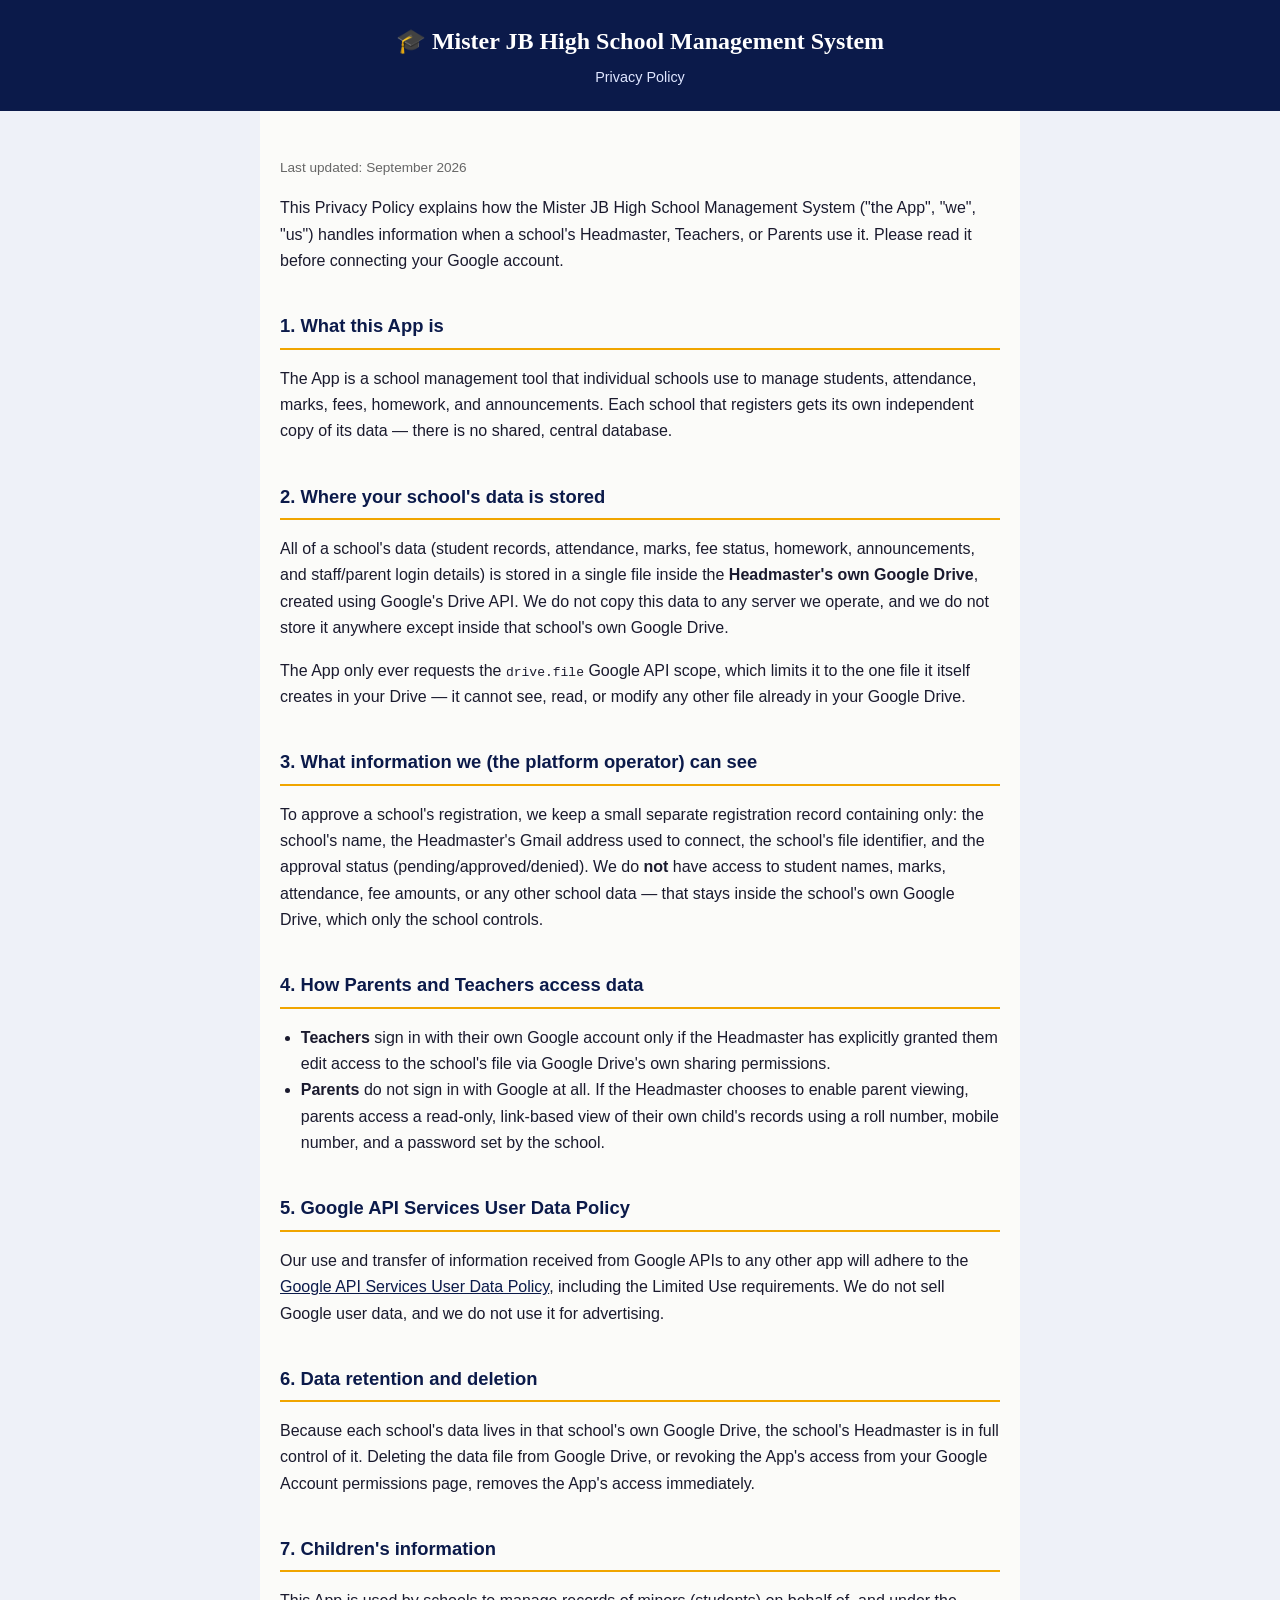
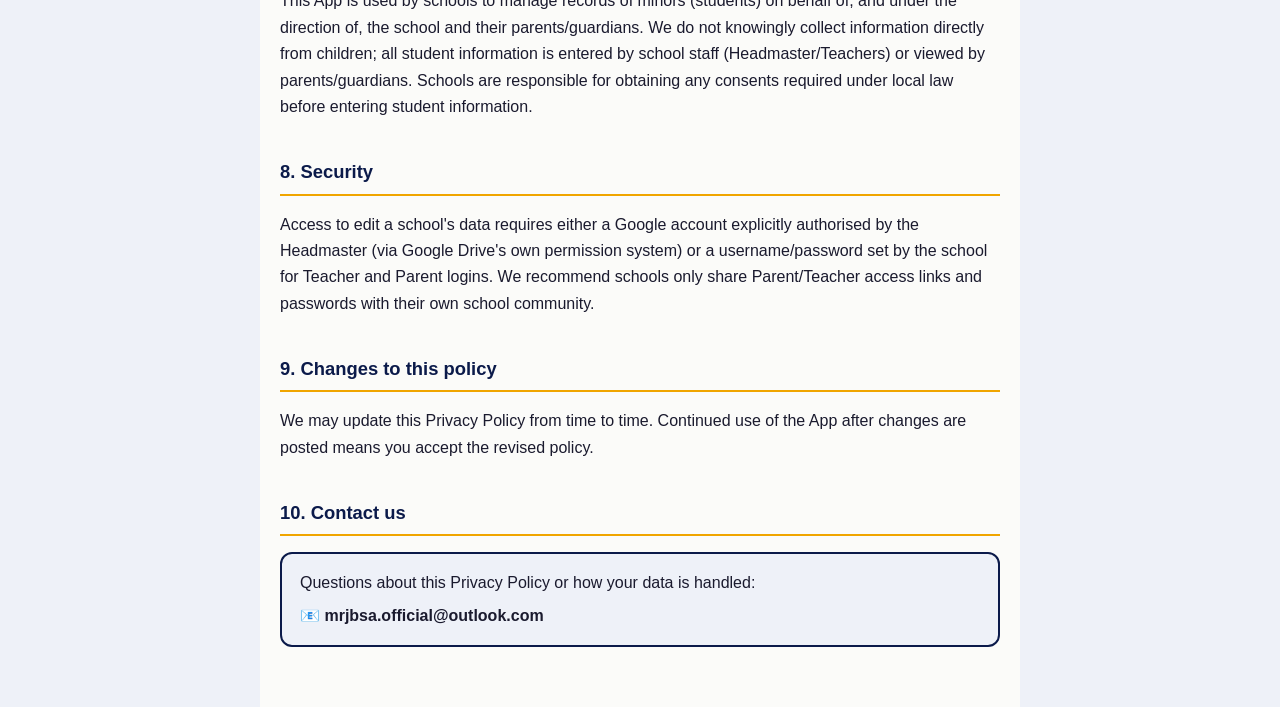
<file: privacy-policy.html>
<!DOCTYPE html>
<html lang="en">
<head>
<meta charset="UTF-8">
<meta name="viewport" content="width=device-width, initial-scale=1.0">
<title>Privacy Policy — Mister JB High School Management System</title>
<style>
  :root{ --navy:#0b1a4a; --navy-dark:#081235; --gold:#f0a500; }
  *{box-sizing:border-box;}
  body{
    font-family:'Trebuchet MS','Segoe UI',sans-serif;
    background:#eef1f8; color:#1a1a2e; margin:0; line-height:1.65;
  }
  .topbar{ background:var(--navy); color:white; padding:22px 20px; text-align:center; }
  .topbar h1{ font-family:Georgia,serif; margin:0 0 4px; font-size:1.5rem; }
  .topbar p{ margin:0; color:#dfe6ff; font-size:.9rem; }
  .wrap{ max-width:760px; margin:0 auto; padding:32px 20px 60px; background:#fbfbf9; }
  h2{ color:var(--navy); font-size:1.15rem; margin-top:2em; border-bottom:2px solid var(--gold); padding-bottom:6px; }
  a{ color:var(--navy); }
  .updated{ color:#666; font-size:.85rem; }
  ul{ padding-left:1.3em; }
  .contact-box{ border:2px solid var(--navy); border-radius:12px; padding:16px 18px; margin-top:1em; background:#eef1f8; }
</style>
</head>
<body>
<div class="topbar">
  <h1>🎓 Mister JB High School Management System</h1>
  <p>Privacy Policy</p>
</div>
<div class="wrap">
  <p class="updated">Last updated: September 2026</p>

  <p>This Privacy Policy explains how the Mister JB High School Management System ("the App", "we", "us") handles information when a school's Headmaster, Teachers, or Parents use it. Please read it before connecting your Google account.</p>

  <h2>1. What this App is</h2>
  <p>The App is a school management tool that individual schools use to manage students, attendance, marks, fees, homework, and announcements. Each school that registers gets its own independent copy of its data — there is no shared, central database.</p>

  <h2>2. Where your school's data is stored</h2>
  <p>All of a school's data (student records, attendance, marks, fee status, homework, announcements, and staff/parent login details) is stored in a single file inside the <strong>Headmaster's own Google Drive</strong>, created using Google's Drive API. We do not copy this data to any server we operate, and we do not store it anywhere except inside that school's own Google Drive.</p>
  <p>The App only ever requests the <code>drive.file</code> Google API scope, which limits it to the one file it itself creates in your Drive — it cannot see, read, or modify any other file already in your Google Drive.</p>

  <h2>3. What information we (the platform operator) can see</h2>
  <p>To approve a school's registration, we keep a small separate registration record containing only: the school's name, the Headmaster's Gmail address used to connect, the school's file identifier, and the approval status (pending/approved/denied). We do <strong>not</strong> have access to student names, marks, attendance, fee amounts, or any other school data — that stays inside the school's own Google Drive, which only the school controls.</p>

  <h2>4. How Parents and Teachers access data</h2>
  <ul>
    <li><strong>Teachers</strong> sign in with their own Google account only if the Headmaster has explicitly granted them edit access to the school's file via Google Drive's own sharing permissions.</li>
    <li><strong>Parents</strong> do not sign in with Google at all. If the Headmaster chooses to enable parent viewing, parents access a read-only, link-based view of their own child's records using a roll number, mobile number, and a password set by the school.</li>
  </ul>

  <h2>5. Google API Services User Data Policy</h2>
  <p>Our use and transfer of information received from Google APIs to any other app will adhere to the <a href="https://developers.google.com/terms/api-services-user-data-policy" target="_blank" rel="noopener">Google API Services User Data Policy</a>, including the Limited Use requirements. We do not sell Google user data, and we do not use it for advertising.</p>

  <h2>6. Data retention and deletion</h2>
  <p>Because each school's data lives in that school's own Google Drive, the school's Headmaster is in full control of it. Deleting the data file from Google Drive, or revoking the App's access from your Google Account permissions page, removes the App's access immediately.</p>

  <h2>7. Children's information</h2>
  <p>This App is used by schools to manage records of minors (students) on behalf of, and under the direction of, the school and their parents/guardians. We do not knowingly collect information directly from children; all student information is entered by school staff (Headmaster/Teachers) or viewed by parents/guardians. Schools are responsible for obtaining any consents required under local law before entering student information.</p>

  <h2>8. Security</h2>
  <p>Access to edit a school's data requires either a Google account explicitly authorised by the Headmaster (via Google Drive's own permission system) or a username/password set by the school for Teacher and Parent logins. We recommend schools only share Parent/Teacher access links and passwords with their own school community.</p>

  <h2>9. Changes to this policy</h2>
  <p>We may update this Privacy Policy from time to time. Continued use of the App after changes are posted means you accept the revised policy.</p>

  <h2>10. Contact us</h2>
  <div class="contact-box">
    <p style="margin:0;">Questions about this Privacy Policy or how your data is handled:</p>
    <p style="margin:6px 0 0;"><strong>📧 mrjbsa.official@outlook.com</strong></p>
  </div>
</div>
</body>
</html>
</file>
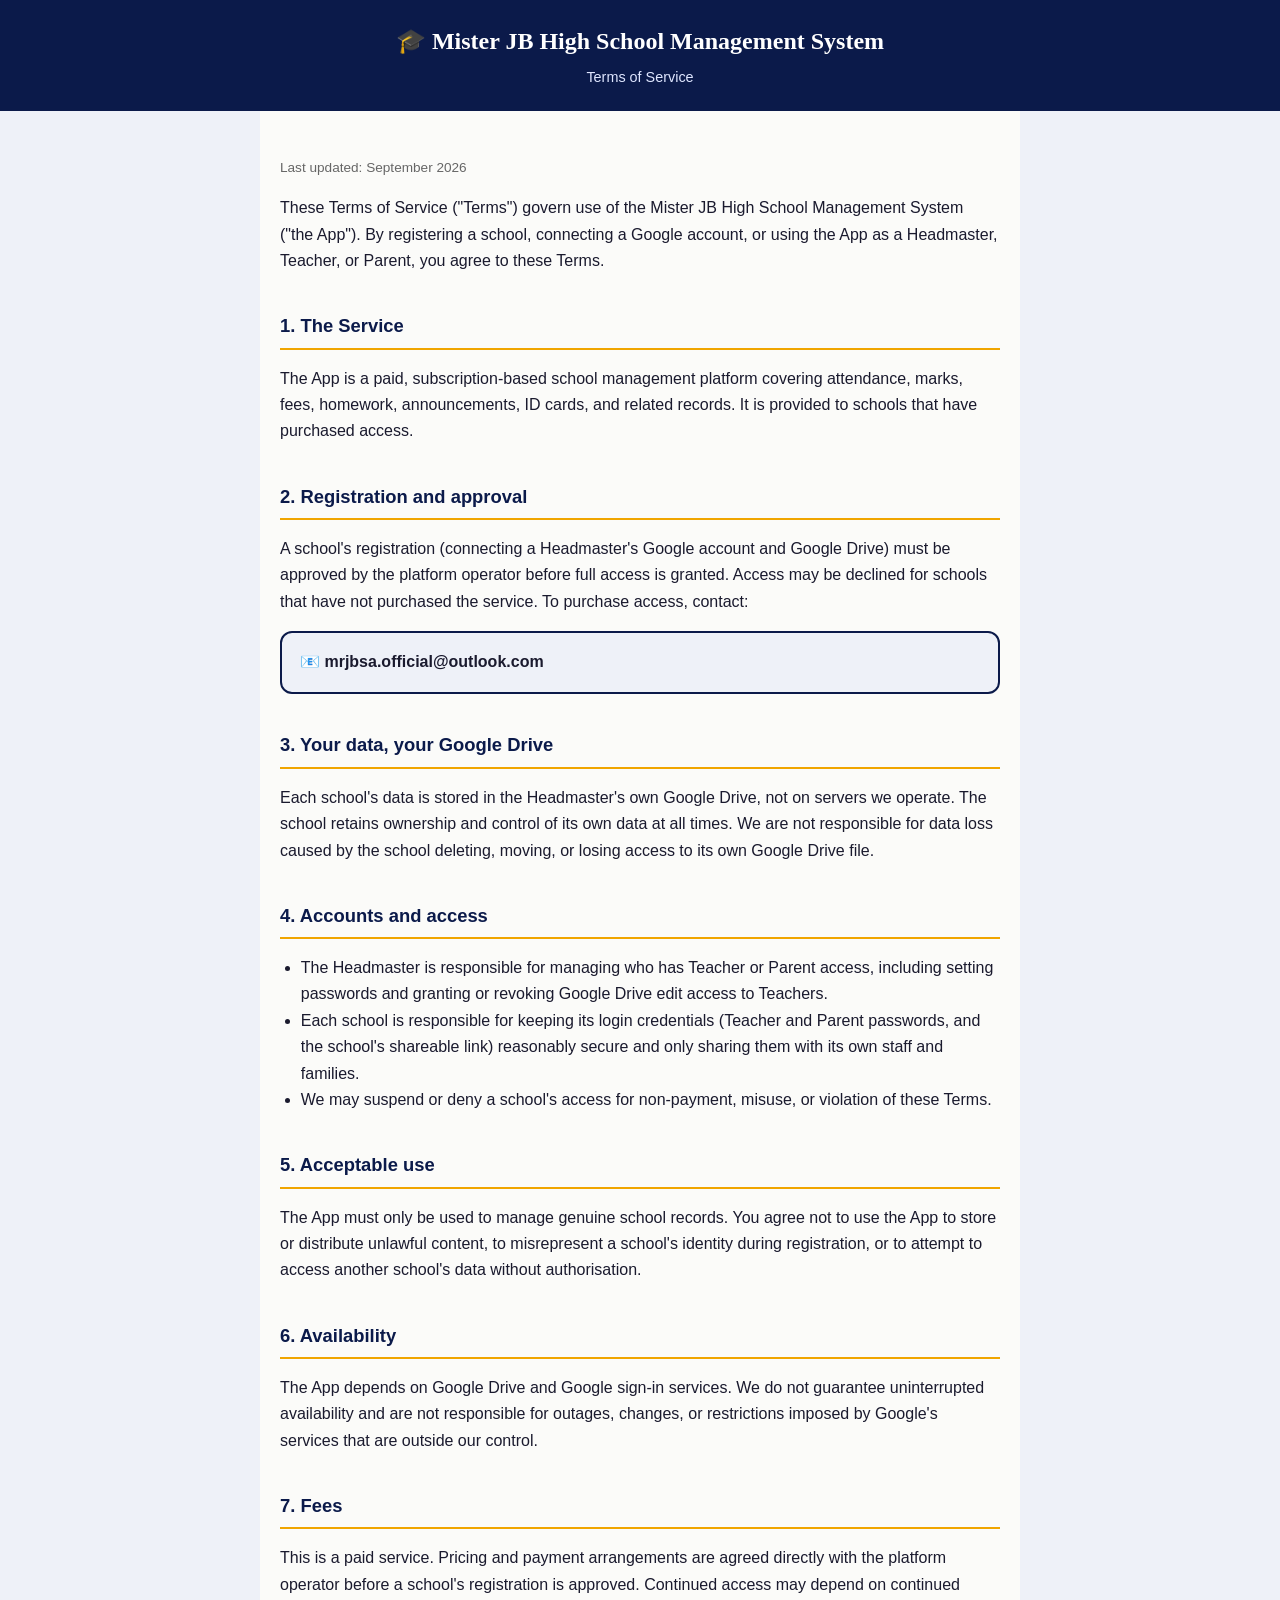
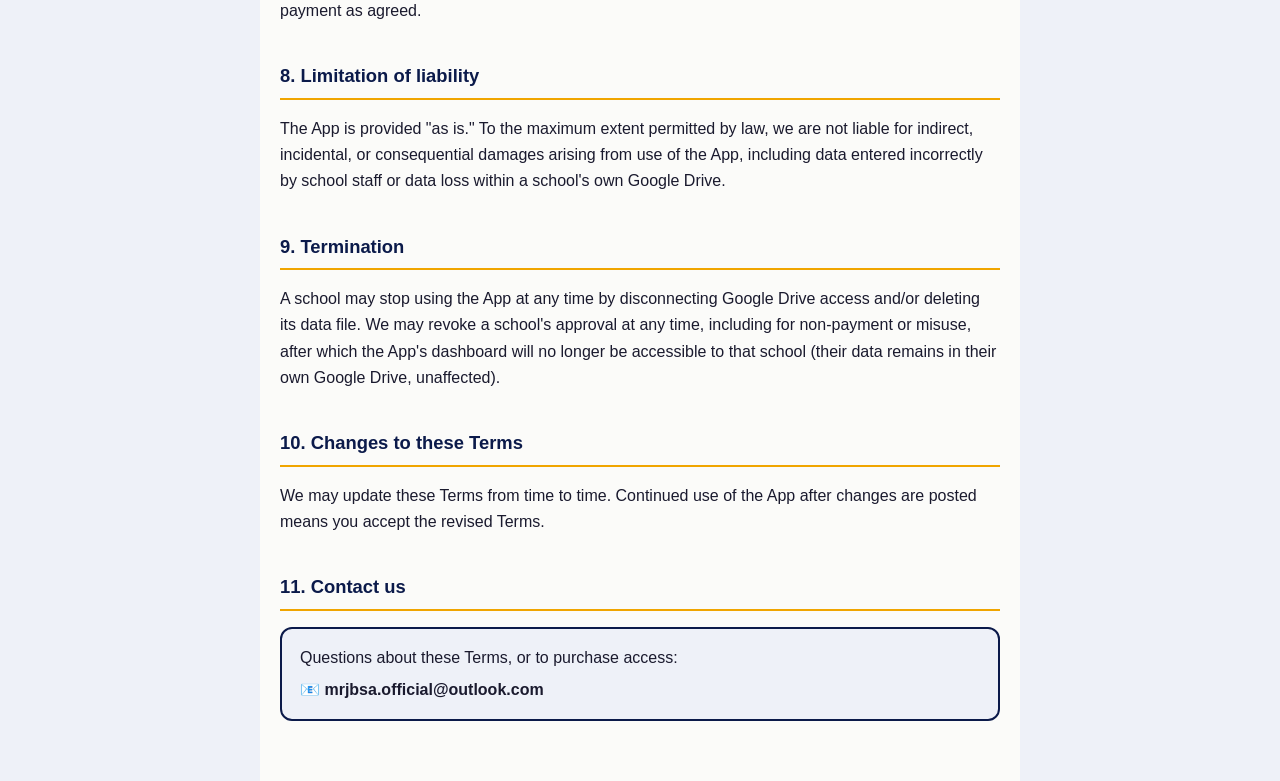
<file: terms-of-service.html>
<!DOCTYPE html>
<html lang="en">
<head>
<meta charset="UTF-8">
<meta name="viewport" content="width=device-width, initial-scale=1.0">
<title>Terms of Service — Mister JB High School Management System</title>
<style>
  :root{ --navy:#0b1a4a; --navy-dark:#081235; --gold:#f0a500; }
  *{box-sizing:border-box;}
  body{
    font-family:'Trebuchet MS','Segoe UI',sans-serif;
    background:#eef1f8; color:#1a1a2e; margin:0; line-height:1.65;
  }
  .topbar{ background:var(--navy); color:white; padding:22px 20px; text-align:center; }
  .topbar h1{ font-family:Georgia,serif; margin:0 0 4px; font-size:1.5rem; }
  .topbar p{ margin:0; color:#dfe6ff; font-size:.9rem; }
  .wrap{ max-width:760px; margin:0 auto; padding:32px 20px 60px; background:#fbfbf9; }
  h2{ color:var(--navy); font-size:1.15rem; margin-top:2em; border-bottom:2px solid var(--gold); padding-bottom:6px; }
  a{ color:var(--navy); }
  .updated{ color:#666; font-size:.85rem; }
  ul{ padding-left:1.3em; }
  .contact-box{ border:2px solid var(--navy); border-radius:12px; padding:16px 18px; margin-top:1em; background:#eef1f8; }
</style>
</head>
<body>
<div class="topbar">
  <h1>🎓 Mister JB High School Management System</h1>
  <p>Terms of Service</p>
</div>
<div class="wrap">
  <p class="updated">Last updated: September 2026</p>

  <p>These Terms of Service ("Terms") govern use of the Mister JB High School Management System ("the App"). By registering a school, connecting a Google account, or using the App as a Headmaster, Teacher, or Parent, you agree to these Terms.</p>

  <h2>1. The Service</h2>
  <p>The App is a paid, subscription-based school management platform covering attendance, marks, fees, homework, announcements, ID cards, and related records. It is provided to schools that have purchased access.</p>

  <h2>2. Registration and approval</h2>
  <p>A school's registration (connecting a Headmaster's Google account and Google Drive) must be approved by the platform operator before full access is granted. Access may be declined for schools that have not purchased the service. To purchase access, contact:</p>
  <div class="contact-box">
    <p style="margin:0;"><strong>📧 mrjbsa.official@outlook.com</strong></p>
  </div>

  <h2>3. Your data, your Google Drive</h2>
  <p>Each school's data is stored in the Headmaster's own Google Drive, not on servers we operate. The school retains ownership and control of its own data at all times. We are not responsible for data loss caused by the school deleting, moving, or losing access to its own Google Drive file.</p>

  <h2>4. Accounts and access</h2>
  <ul>
    <li>The Headmaster is responsible for managing who has Teacher or Parent access, including setting passwords and granting or revoking Google Drive edit access to Teachers.</li>
    <li>Each school is responsible for keeping its login credentials (Teacher and Parent passwords, and the school's shareable link) reasonably secure and only sharing them with its own staff and families.</li>
    <li>We may suspend or deny a school's access for non-payment, misuse, or violation of these Terms.</li>
  </ul>

  <h2>5. Acceptable use</h2>
  <p>The App must only be used to manage genuine school records. You agree not to use the App to store or distribute unlawful content, to misrepresent a school's identity during registration, or to attempt to access another school's data without authorisation.</p>

  <h2>6. Availability</h2>
  <p>The App depends on Google Drive and Google sign-in services. We do not guarantee uninterrupted availability and are not responsible for outages, changes, or restrictions imposed by Google's services that are outside our control.</p>

  <h2>7. Fees</h2>
  <p>This is a paid service. Pricing and payment arrangements are agreed directly with the platform operator before a school's registration is approved. Continued access may depend on continued payment as agreed.</p>

  <h2>8. Limitation of liability</h2>
  <p>The App is provided "as is." To the maximum extent permitted by law, we are not liable for indirect, incidental, or consequential damages arising from use of the App, including data entered incorrectly by school staff or data loss within a school's own Google Drive.</p>

  <h2>9. Termination</h2>
  <p>A school may stop using the App at any time by disconnecting Google Drive access and/or deleting its data file. We may revoke a school's approval at any time, including for non-payment or misuse, after which the App's dashboard will no longer be accessible to that school (their data remains in their own Google Drive, unaffected).</p>

  <h2>10. Changes to these Terms</h2>
  <p>We may update these Terms from time to time. Continued use of the App after changes are posted means you accept the revised Terms.</p>

  <h2>11. Contact us</h2>
  <div class="contact-box">
    <p style="margin:0;">Questions about these Terms, or to purchase access:</p>
    <p style="margin:6px 0 0;"><strong>📧 mrjbsa.official@outlook.com</strong></p>
  </div>
</div>
</body>
</html>
</file>
